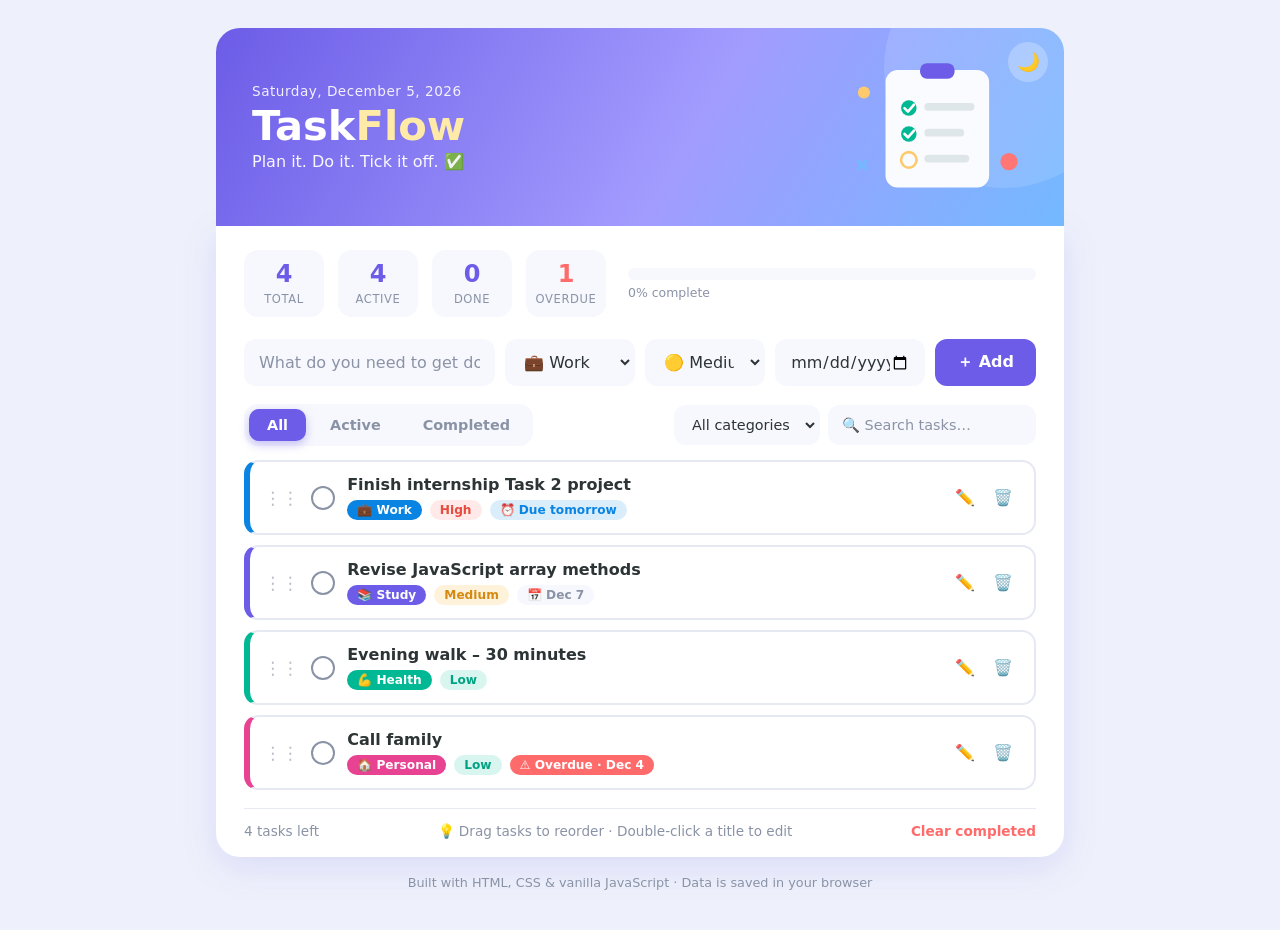
<file: Datheon_Full_Stack_Web_Development_Internship/Task2_Task_Manager_Tracker/index.html>
<!DOCTYPE html>
<html lang="en">
<head>
  <meta charset="UTF-8" />
  <meta name="viewport" content="width=device-width, initial-scale=1.0" />
  <title>TaskFlow – Task Manager & Productivity Tracker</title>
  <link rel="stylesheet" href="style.css" />
</head>
<body>
  <div class="app">

    <!-- ===== Header / banner ===== -->
    <header class="banner">
      <div class="banner-text">
        <p class="eyebrow" id="todayLabel"></p>
        <h1>Task<span>Flow</span></h1>
        <p class="tagline">Plan it. Do it. Tick it off. ✅</p>
      </div>

      <!-- little illustration drawn with inline SVG (no image files needed) -->
      <svg class="banner-art" viewBox="0 0 220 160" aria-hidden="true">
        <rect x="55" y="14" width="120" height="136" rx="14" fill="#fff" opacity=".95"/>
        <rect x="95" y="6" width="40" height="18" rx="8" fill="#6c5ce7"/>
        <circle cx="82" cy="58" r="9" fill="#00b894"/>
        <path d="M77 58l4 4 7-8" stroke="#fff" stroke-width="3" fill="none" stroke-linecap="round" stroke-linejoin="round"/>
        <rect x="100" y="52" width="58" height="9" rx="4.5" fill="#dfe6e9"/>
        <circle cx="82" cy="88" r="9" fill="#00b894"/>
        <path d="M77 88l4 4 7-8" stroke="#fff" stroke-width="3" fill="none" stroke-linecap="round" stroke-linejoin="round"/>
        <rect x="100" y="82" width="46" height="9" rx="4.5" fill="#dfe6e9"/>
        <circle cx="82" cy="118" r="9" fill="none" stroke="#fdcb6e" stroke-width="3"/>
        <rect x="100" y="112" width="52" height="9" rx="4.5" fill="#dfe6e9"/>
        <circle cx="30" cy="40" r="7" fill="#fdcb6e"/>
        <circle cx="198" cy="120" r="10" fill="#ff7675"/>
        <path d="M24 120l8 8m0-8l-8 8" stroke="#74b9ff" stroke-width="4" stroke-linecap="round"/>
      </svg>

      <button class="theme-btn" id="themeBtn" title="Toggle dark mode" aria-label="Toggle dark mode">🌙</button>
    </header>

    <main class="card">

      <!-- ===== Progress / stats ===== -->
      <section class="stats">
        <div class="stat"><strong id="statTotal">0</strong><span>Total</span></div>
        <div class="stat"><strong id="statActive">0</strong><span>Active</span></div>
        <div class="stat"><strong id="statDone">0</strong><span>Done</span></div>
        <div class="stat"><strong id="statOverdue" class="danger">0</strong><span>Overdue</span></div>
        <div class="progress-wrap">
          <div class="progress"><div class="progress-bar" id="progressBar"></div></div>
          <small id="progressText">0% complete</small>
        </div>
      </section>

      <!-- ===== Add task form ===== -->
      <form id="taskForm" class="task-form" autocomplete="off">
        <input type="text" id="taskInput" placeholder="What do you need to get done?" maxlength="120" required />

        <select id="categorySelect" title="Category">
          <option value="Work">💼 Work</option>
          <option value="Personal">🏠 Personal</option>
          <option value="Study">📚 Study</option>
          <option value="Health">💪 Health</option>
          <option value="Other">✨ Other</option>
        </select>

        <select id="prioritySelect" title="Priority">
          <option value="low">🟢 Low</option>
          <option value="medium" selected>🟡 Medium</option>
          <option value="high">🔴 High</option>
        </select>

        <input type="date" id="dueInput" title="Due date" />
        <button type="submit" class="btn-add">＋ Add</button>
      </form>

      <!-- ===== Filters + search ===== -->
      <section class="toolbar">
        <div class="tabs" id="statusTabs">
          <button class="tab active" data-filter="all">All</button>
          <button class="tab" data-filter="active">Active</button>
          <button class="tab" data-filter="completed">Completed</button>
        </div>

        <div class="toolbar-right">
          <select id="categoryFilter" title="Filter by category">
            <option value="all">All categories</option>
            <option value="Work">💼 Work</option>
            <option value="Personal">🏠 Personal</option>
            <option value="Study">📚 Study</option>
            <option value="Health">💪 Health</option>
            <option value="Other">✨ Other</option>
          </select>
          <input type="search" id="searchInput" placeholder="🔍 Search tasks…" />
        </div>
      </section>

      <!-- ===== Task list ===== -->
      <ul id="taskList" class="task-list"></ul>

      <!-- Empty state (shown when there is nothing to display) -->
      <div id="emptyState" class="empty hidden">
        <svg viewBox="0 0 160 130" width="150" aria-hidden="true">
          <ellipse cx="80" cy="118" rx="52" ry="8" fill="currentColor" opacity=".08"/>
          <rect x="38" y="18" width="84" height="94" rx="12" fill="#a29bfe" opacity=".25"/>
          <rect x="44" y="12" width="84" height="94" rx="12" fill="#fff" stroke="#a29bfe" stroke-width="3"/>
          <rect x="72" y="6" width="28" height="14" rx="6" fill="#6c5ce7"/>
          <path d="M62 52l8 8 16-18" stroke="#00b894" stroke-width="5" fill="none" stroke-linecap="round" stroke-linejoin="round"/>
          <rect x="62" y="74" width="50" height="7" rx="3.5" fill="#dfe6e9"/>
          <rect x="62" y="88" width="34" height="7" rx="3.5" fill="#dfe6e9"/>
          <circle cx="132" cy="30" r="6" fill="#fdcb6e"/>
          <circle cx="22" cy="70" r="5" fill="#ff7675"/>
        </svg>
        <h3 id="emptyTitle">No tasks here yet</h3>
        <p id="emptyText">Add your first task above and get moving!</p>
      </div>

      <!-- ===== Footer ===== -->
      <footer class="list-footer">
        <span id="leftCount">0 tasks left</span>
        <span class="hint">💡 Drag tasks to reorder · Double-click a title to edit</span>
        <button id="clearCompleted" class="btn-link">Clear completed</button>
      </footer>
    </main>

    <p class="credit">Built with HTML, CSS & vanilla JavaScript · Data is saved in your browser</p>
  </div>

  <!-- Toast message -->
  <div id="toast" class="toast"></div>

  <script src="script.js"></script>
</body>
</html>
</file>
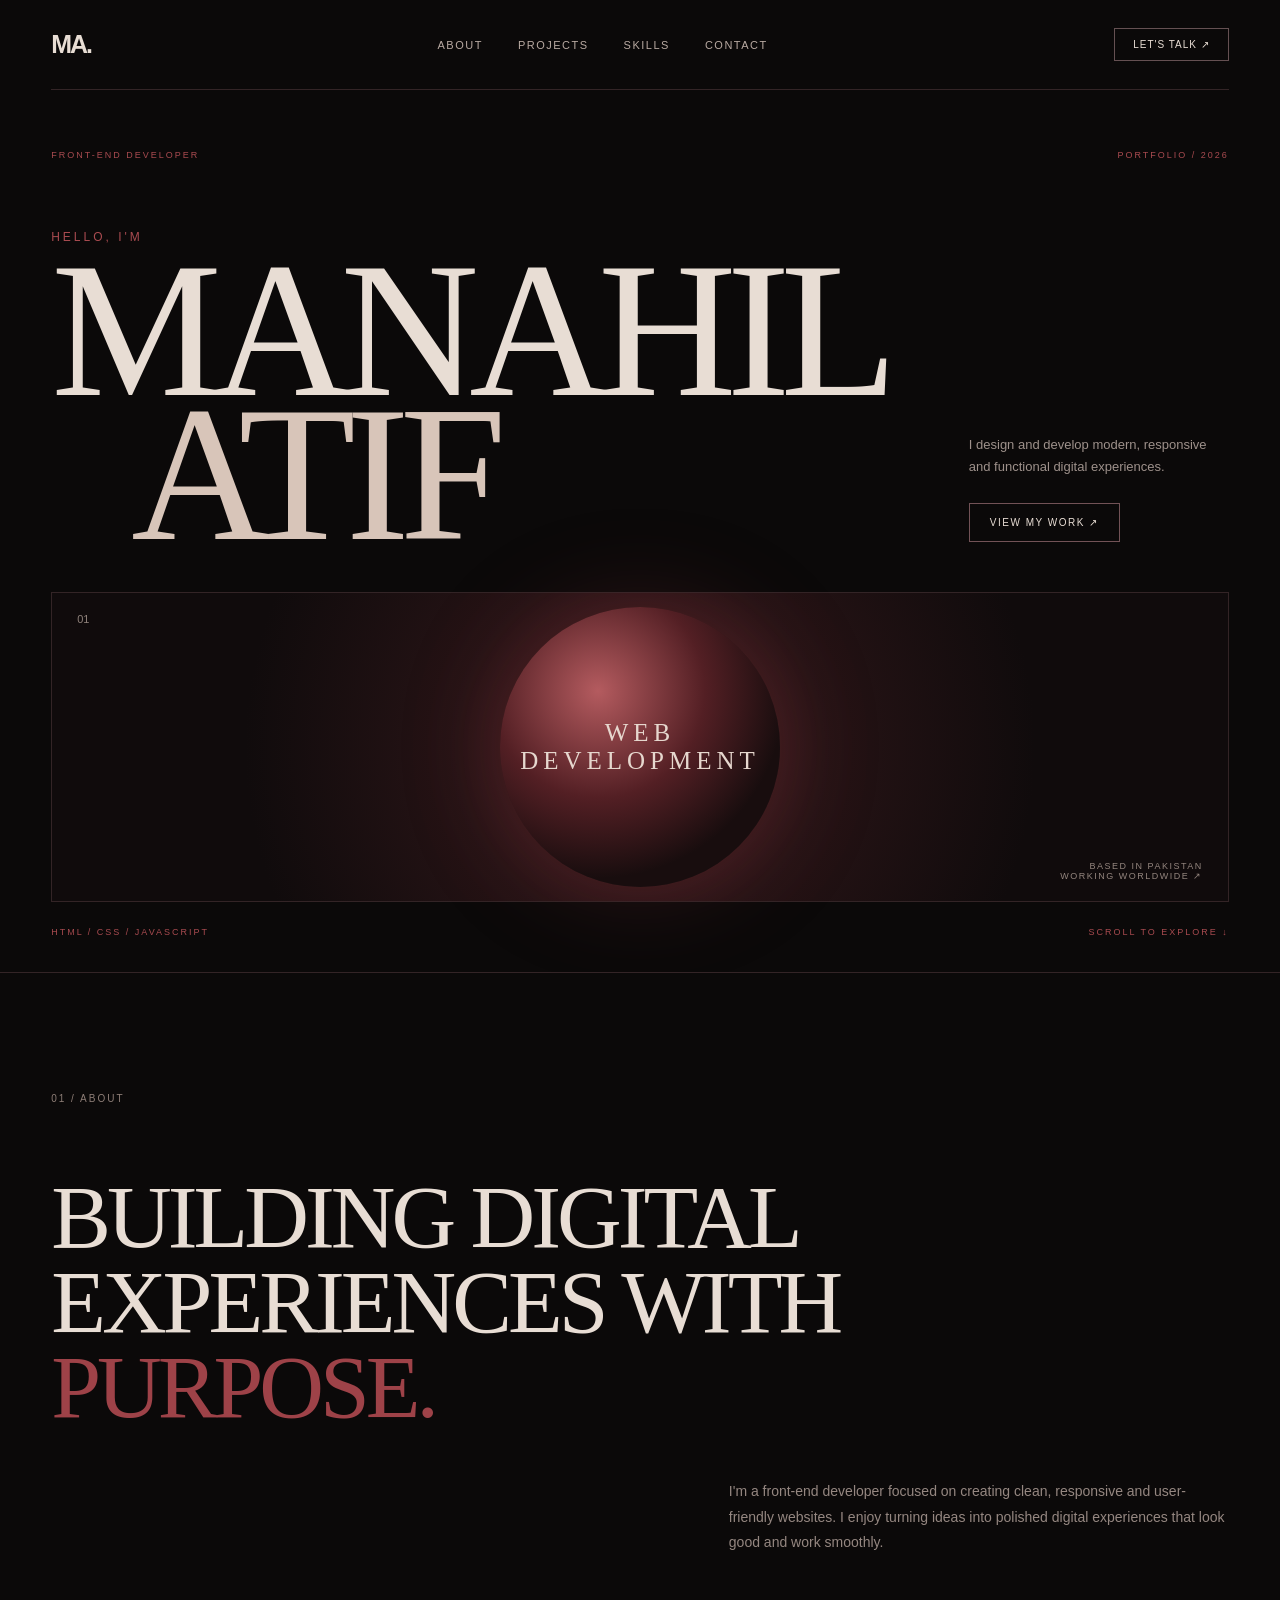
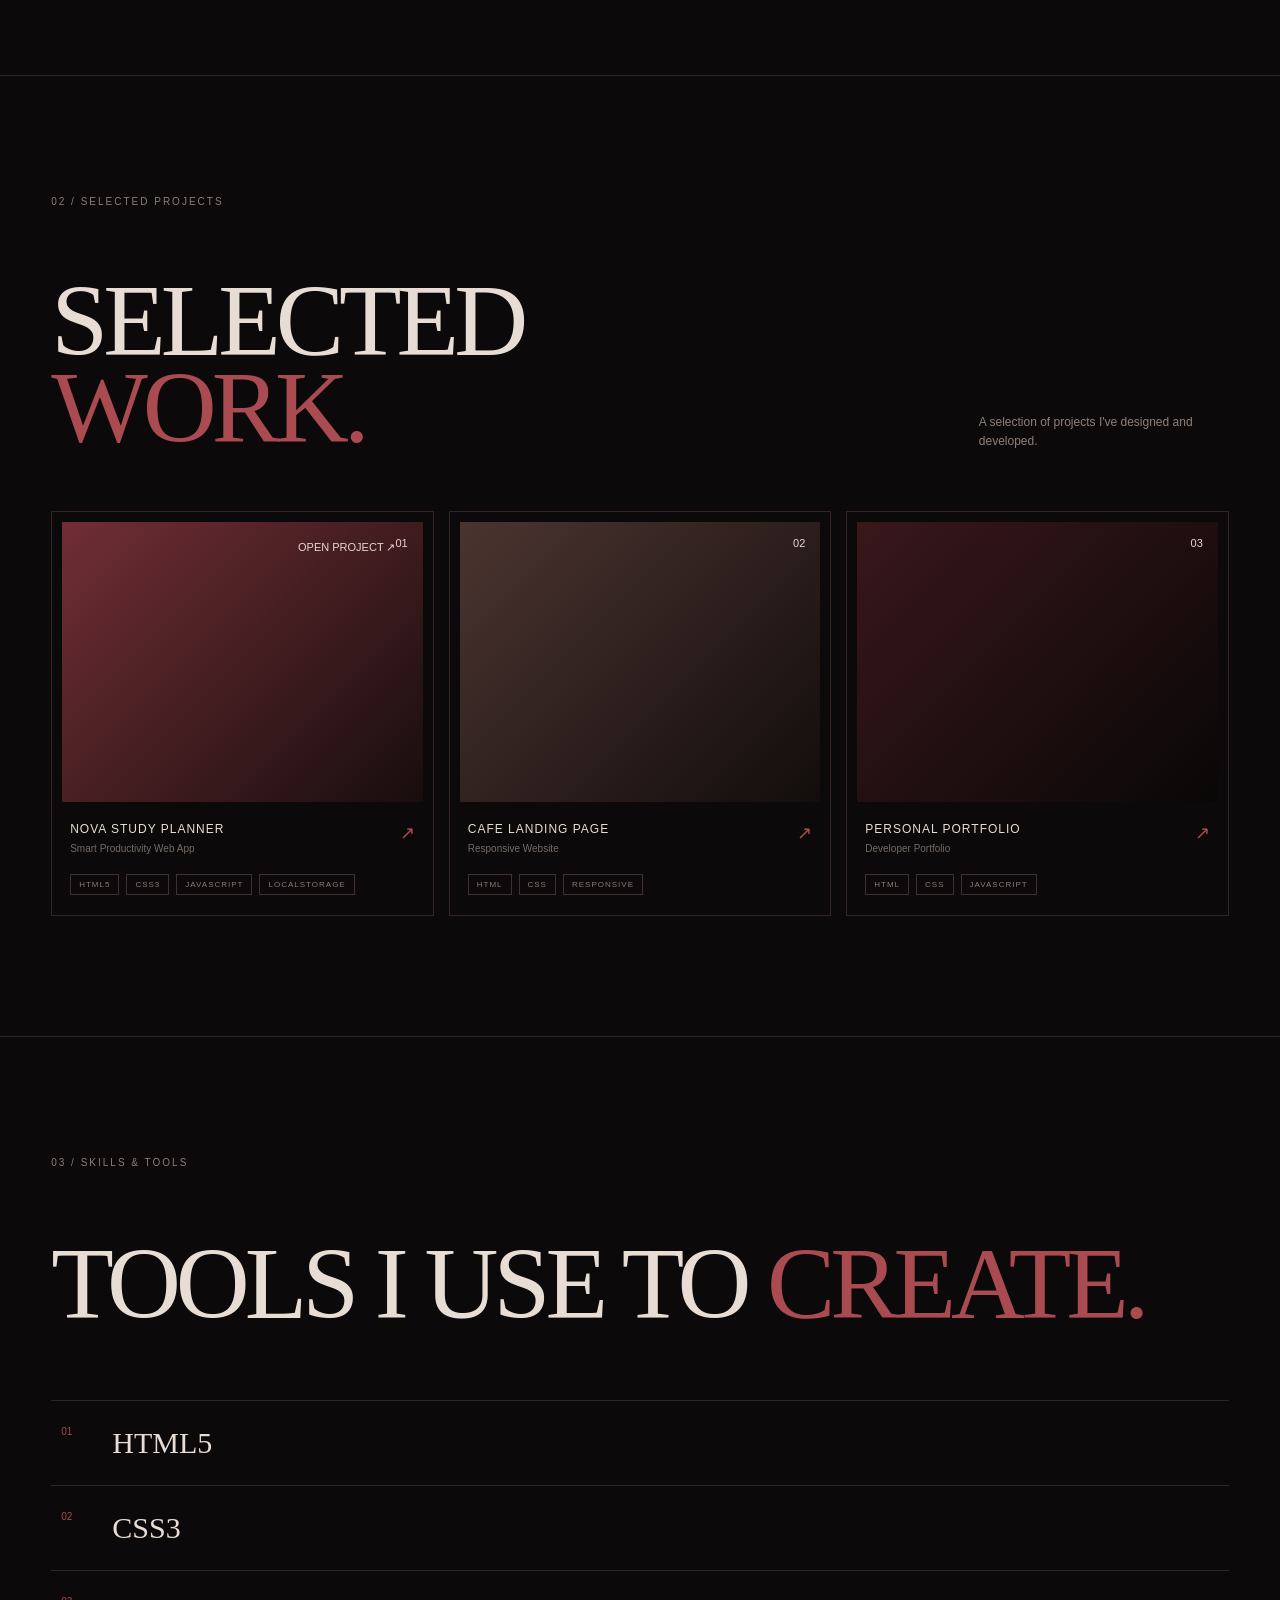
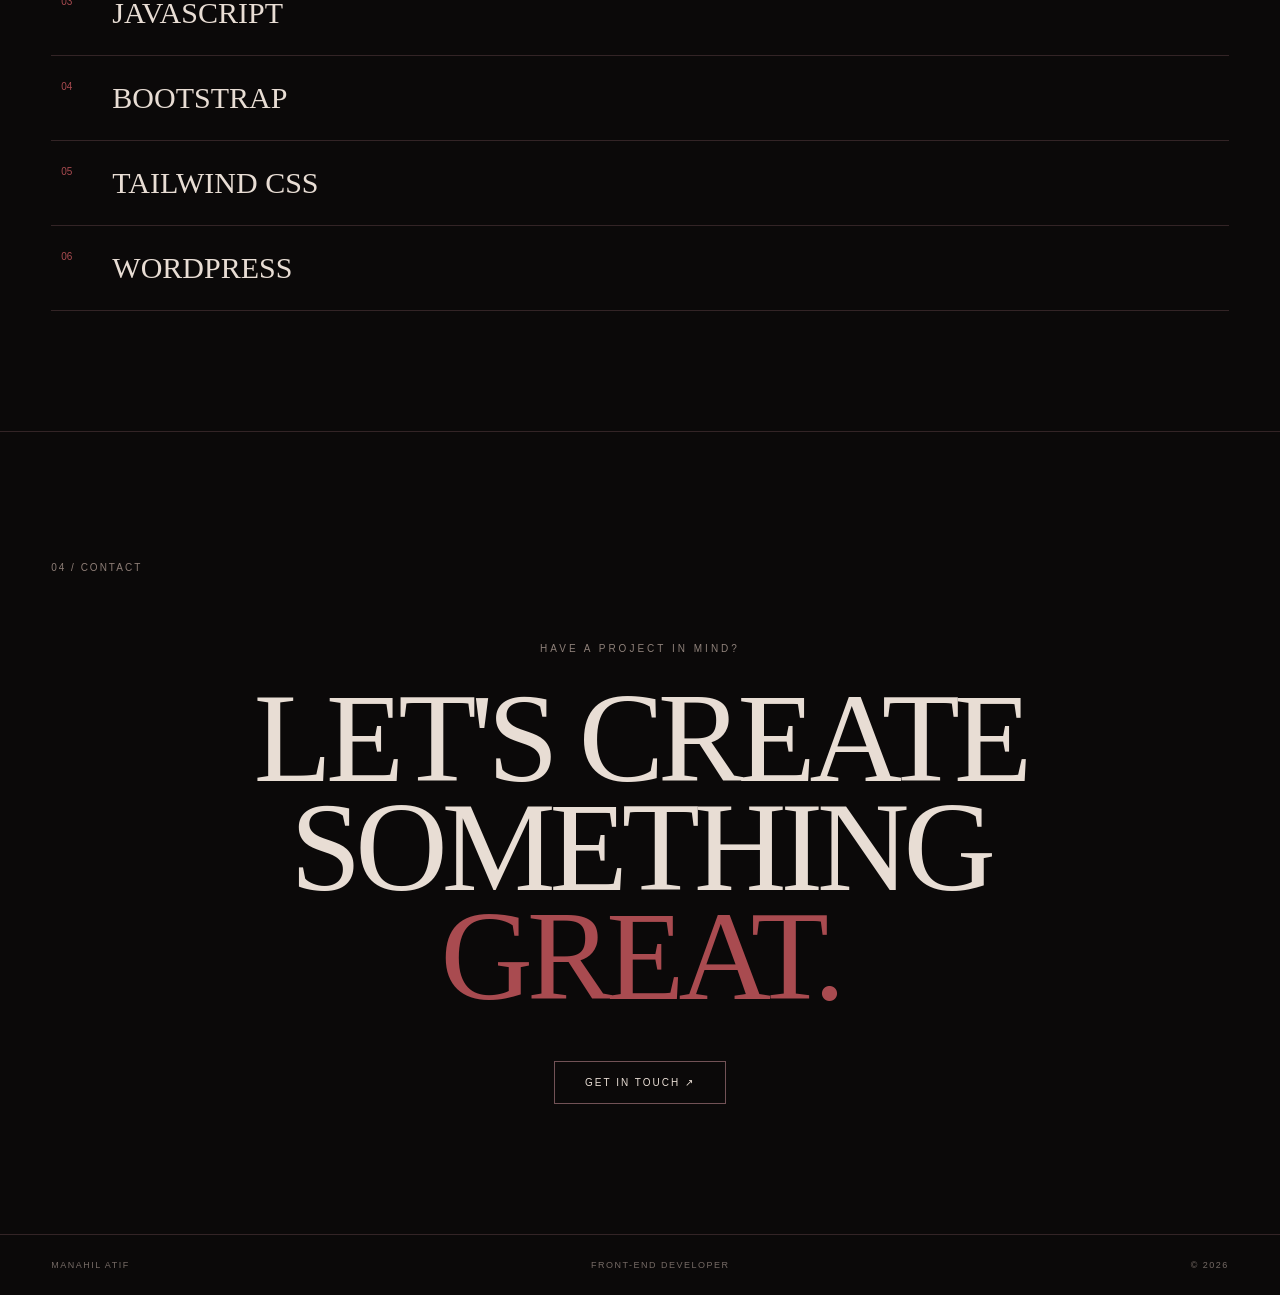
<file: Datheon_Full_Stack_Web_Development_Internship/Task1_Portfolio/Portfolio-main/index.html>
<!DOCTYPE html>
<html lang="en">

<head>
    <meta charset="UTF-8">
    <meta name="viewport" content="width=device-width, initial-scale=1.0">

    <title>Manahil Atif | Front-End Developer</title>

    <link rel="stylesheet" href="style.css">
</head>

<body>

    <!-- NAVBAR -->
    <header>
        <nav class="navbar">

            <a href="#" class="logo">MA.</a>

            <div class="nav-links">
                <a href="#about">About</a>
                <a href="#projects">Projects</a>
                <a href="#skills">Skills</a>
                <a href="#contact">Contact</a>
            </div>

            <a href="#contact" class="nav-button">
                Let's Talk ↗
            </a>

        </nav>
    </header>


    <!-- HERO -->
    <main>

        <section class="hero">

            <div class="hero-top">
                <span>FRONT-END DEVELOPER</span>
                <span>PORTFOLIO / 2026</span>
            </div>

            <div class="hero-content">

                <div class="hero-title">
                    <p class="small-text">HELLO, I'M</p>

                    <h1>
                        MANAHIL
                        <span>ATIF</span>
                    </h1>
                </div>

                <div class="hero-description">

                    <p>
                        I design and develop modern,
                        responsive and functional
                        digital experiences.
                    </p>

                    <a href="#projects" class="main-button">
                        VIEW MY WORK ↗
                    </a>

                </div>

            </div>


            <!-- VISUAL AREA -->
            <div class="hero-visual">

                <div class="visual-number">
                    01
                </div>

                <div class="visual-shape">
                    <span>WEB</span>
                    <span>DEVELOPMENT</span>
                </div>

                <div class="visual-info">
                    <p>BASED IN PAKISTAN</p>
                    <p>WORKING WORLDWIDE ↗</p>
                </div>

            </div>


            <div class="hero-bottom">

                <span>HTML / CSS / JAVASCRIPT</span>

                <span>SCROLL TO EXPLORE ↓</span>

            </div>

        </section>


        <!-- ABOUT -->
        <section id="about" class="about">

            <div class="section-label">
                01 / ABOUT
            </div>

            <div class="about-content">

                <h2>
                    BUILDING DIGITAL
                    EXPERIENCES WITH
                    <span>PURPOSE.</span>
                </h2>

                <p>
                    I'm a front-end developer focused on creating
                    clean, responsive and user-friendly websites.
                    I enjoy turning ideas into polished digital
                    experiences that look good and work smoothly.
                </p>

            </div>

        </section>


        <!-- PROJECTS -->
        <section id="projects" class="projects">

            <div class="section-label">
                02 / SELECTED PROJECTS
            </div>

            <div class="section-heading">
                <h2>SELECTED<br><span>WORK.</span></h2>
                <p>A selection of projects I've designed and developed.</p>
            </div>


            <div class="project-grid">

                <article class="project-card">

                    <a href="nova-study-planner/index.html" class="project-link">

                        <div class="project-image project-one">
                            <div class="project-overlay">
                                <span>OPEN PROJECT ↗</span>
                            </div>

                            <span>01</span>
                        </div>

                        <div class="project-info">
                            <div>
                                <h3>NOVA STUDY PLANNER</h3>
                                <p>Smart Productivity Web App</p>
                            </div>

                            <span>↗</span>
                        </div>

                        <div class="project-tags">
                            <span>HTML5</span>
                            <span>CSS3</span>
                            <span>JAVASCRIPT</span>
                            <span>LOCALSTORAGE</span>
                        </div>

                    </a>

                </article>

                <article class="project-card">

                    <div class="project-image project-two">
                        <span>02</span>
                    </div>

                    <div class="project-info">
                        <div>
                            <h3>CAFE LANDING PAGE</h3>
                            <p>Responsive Website</p>
                        </div>

                        <span>↗</span>
                    </div>

                    <div class="project-tags">
                        <span>HTML</span>
                        <span>CSS</span>
                        <span>RESPONSIVE</span>
                    </div>

                </article>


                <article class="project-card">

                    <div class="project-image project-three">
                        <span>03</span>
                    </div>

                    <div class="project-info">
                        <div>
                            <h3>PERSONAL PORTFOLIO</h3>
                            <p>Developer Portfolio</p>
                        </div>

                        <span>↗</span>
                    </div>

                    <div class="project-tags">
                        <span>HTML</span>
                        <span>CSS</span>
                        <span>JAVASCRIPT</span>
                    </div>

                </article>

            </div>

        </section>


        <!-- SKILLS -->
        <section id="skills" class="skills">

            <div class="section-label">
                03 / SKILLS & TOOLS
            </div>

            <div class="skills-content">

                <h2>
                    TOOLS I USE TO
                    <span>CREATE.</span>
                </h2>

                <div class="skills-list">

                    <div>
                        <span>01</span>
                        HTML5
                    </div>

                    <div>
                        <span>02</span>
                        CSS3
                    </div>

                    <div>
                        <span>03</span>
                        JAVASCRIPT
                    </div>

                    <div>
                        <span>04</span>
                        BOOTSTRAP
                    </div>

                    <div>
                        <span>05</span>
                        TAILWIND CSS
                    </div>

                    <div>
                        <span>06</span>
                        WORDPRESS
                    </div>

                </div>

            </div>

        </section>


        <!-- CONTACT -->
        <section id="contact" class="contact">

            <div class="section-label">
                04 / CONTACT
            </div>

            <div class="contact-content">

                <p>HAVE A PROJECT IN MIND?</p>

                <h2>
                    LET'S CREATE
                    SOMETHING
                    <span>GREAT.</span>
                </h2>

                <a href="mailto:your@email.com" class="contact-button">
                    GET IN TOUCH ↗
                </a>

            </div>

        </section>

    </main>


    <!-- FOOTER -->
    <footer>

        <div>
            MANAHIL ATIF
        </div>

        <div>
            FRONT-END DEVELOPER
        </div>

        <div>
            © 2026
        </div>

    </footer>


    <script src="script.js"></script>

</body>

</html>
</file>
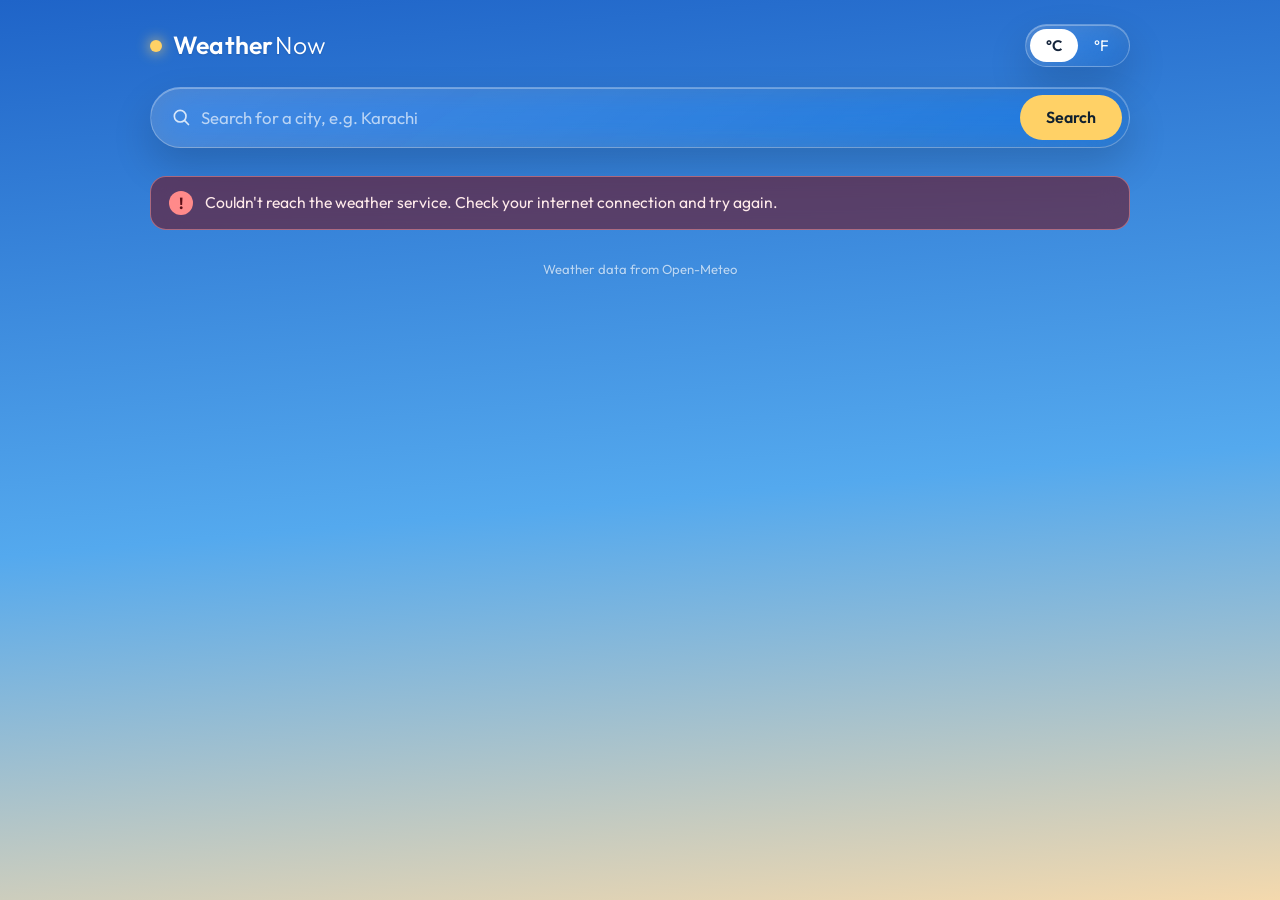
<file: Datheon_Full_Stack_Web_Development_Internship/Task3_Weather_Forecast/WeatherNow/index.html>
<!DOCTYPE html>
<html lang="en">
<head>
  <meta charset="UTF-8">
  <meta name="viewport" content="width=device-width, initial-scale=1">
  <title>WeatherNow</title>

  <link rel="preconnect" href="https://fonts.googleapis.com">
  <link rel="preconnect" href="https://fonts.gstatic.com" crossorigin>
  <link href="https://fonts.googleapis.com/css2?family=Outfit:wght@200;300;400;500;600&display=swap" rel="stylesheet">
  <link rel="stylesheet" href="style.css">
</head>
<body data-sky="clear-day">

  <!-- animated sky (clouds, rain, stars...) gets built in here by script.js -->
  <div id="scene" class="scene" aria-hidden="true"></div>

  <div class="page">

    <header class="topbar">
      <h1 class="logo"><span class="logo-dot"></span>Weather<span class="light">Now</span></h1>

      <div class="unit-toggle glass" role="group" aria-label="Temperature unit">
        <button type="button" data-unit="c" class="active">°C</button>
        <button type="button" data-unit="f">°F</button>
      </div>
    </header>

    <form id="searchForm" class="search glass" autocomplete="off">
      <svg class="search-icon" viewBox="0 0 24 24" fill="none" stroke="currentColor" stroke-width="2" stroke-linecap="round" aria-hidden="true">
        <circle cx="11" cy="11" r="7"/><path d="M21 21l-4.3-4.3"/>
      </svg>
      <input id="cityInput" type="text" placeholder="Search for a city, e.g. Karachi" aria-label="City name">
      <button id="searchBtn" type="submit">Search</button>
    </form>

    <div id="recent" class="recent"></div>

    <p id="errorBox" class="error" role="alert" hidden></p>

    <div id="loader" class="loader glass" hidden>
      <div class="spinner"></div>
      <span>Getting the latest weather...</span>
    </div>

    <main id="weather" class="weather" hidden>

      <section class="hero glass">
        <p class="eyebrow" id="localTime"></p>
        <h2 class="place"><span id="cityName"></span> <small id="regionName"></small></h2>

        <div class="temp-row">
          <span id="temp" class="temp"></span>
          <div id="mainIcon" class="main-icon"></div>
        </div>

        <p id="condition" class="condition"></p>
        <p id="summary" class="summary"></p>

        <div class="today-range">
          <div class="range-end"><small>Low</small><strong id="lowToday"></strong></div>
          <div class="range-track"><span id="rangeDot" class="range-dot"></span></div>
          <div class="range-end right"><small>High</small><strong id="highToday"></strong></div>
        </div>
      </section>

      <section class="stats">

        <article class="tile glass">
          <div class="tile-head">
            <svg viewBox="0 0 24 24" fill="none" stroke="currentColor" stroke-width="1.8" stroke-linecap="round" stroke-linejoin="round"><path d="M14 14.76V3.5a2.5 2.5 0 0 0-5 0v11.26a4.5 4.5 0 1 0 5 0z"/></svg>
            <span class="stat-label">Feels like</span>
          </div>
          <span class="stat-value" id="feels"></span>
          <span class="tile-note" id="feelsNote"></span>
        </article>

        <article class="tile glass">
          <div class="tile-head">
            <svg viewBox="0 0 24 24" fill="none" stroke="currentColor" stroke-width="1.8" stroke-linecap="round" stroke-linejoin="round"><path d="M12 2.69l5.66 5.66a8 8 0 1 1-11.31 0z"/></svg>
            <span class="stat-label">Humidity</span>
          </div>
          <span class="stat-value" id="humidity"></span>
          <div class="meter"><span id="humidityBar" class="meter-fill"></span></div>
          <span class="tile-note" id="humidityNote"></span>
        </article>

        <article class="tile glass">
          <div class="tile-head">
            <svg viewBox="0 0 24 24" fill="none" stroke="currentColor" stroke-width="1.8" stroke-linecap="round" stroke-linejoin="round"><path d="M9.59 4.59A2 2 0 1 1 11 8H2m10.59 11.41A2 2 0 1 0 14 16H2m15.73-8.27A2.5 2.5 0 1 1 19.5 12H2"/></svg>
            <span class="stat-label">Wind</span>
          </div>
          <span class="stat-value" id="wind"></span>
          <div class="wind-row" id="windRow">
            <div class="compass">
              <span class="compass-n">N</span>
              <svg id="compassArrow" class="compass-arrow" viewBox="0 0 24 24" aria-hidden="true"><path d="M12 3 L17 19 L12 15.5 L7 19 Z" fill="currentColor"/></svg>
            </div>
            <span class="tile-note" id="windDir"></span>
          </div>
        </article>

        <article class="tile glass">
          <div class="tile-head">
            <svg viewBox="0 0 24 24" fill="none" stroke="currentColor" stroke-width="1.8" stroke-linecap="round" stroke-linejoin="round"><path d="M4 17a8 8 0 1 1 16 0"/><path d="M12 17l4-5"/></svg>
            <span class="stat-label">Pressure</span>
          </div>
          <span class="stat-value" id="pressure"></span>
          <div class="meter"><span id="pressureDot" class="meter-dot"></span></div>
          <span class="tile-note" id="pressureNote"></span>
        </article>

      </section>

      <section class="forecast">
        <div class="forecast-head">
          <h3>5-day forecast</h3>
          <span>Daily high and low</span>
        </div>
        <div id="forecastList" class="forecast-list"></div>
      </section>

    </main>

    <footer class="footer">
      <span id="sourceNote"></span>
    </footer>

  </div>

  <script src="config.js"></script>
  <script src="script.js"></script>
</body>
</html>
</file>
<file: Datheon_Full_Stack_Web_Development_Internship/Task2_Task_Manager_Tracker/style.css>
/* =========================================================
   TaskFlow – styles
   Colours are CSS variables so dark mode is just a swap.
   ========================================================= */

:root {
  --bg: #eef1fb;
  --card: #ffffff;
  --text: #2d3436;
  --muted: #8a93a6;
  --border: #e6e9f2;
  --primary: #6c5ce7;
  --primary-dark: #5846d6;
  --success: #00b894;
  --danger: #ff6b6b;
  --warning: #fdcb6e;
  --input-bg: #f7f8fd;
  --shadow: 0 10px 35px rgba(108, 92, 231, 0.15);

  /* category colours */
  --work: #0984e3;
  --personal: #e84393;
  --study: #6c5ce7;
  --health: #00b894;
  --other: #e17055;
}

body.dark {
  --bg: #14152a;
  --card: #1e2038;
  --text: #ecf0ff;
  --muted: #9aa3c4;
  --border: #2d3052;
  --input-bg: #272a4a;
  --shadow: 0 10px 35px rgba(0, 0, 0, 0.45);
}

* { box-sizing: border-box; margin: 0; padding: 0; }

body {
  font-family: "Segoe UI", system-ui, -apple-system, Roboto, sans-serif;
  background: var(--bg);
  color: var(--text);
  min-height: 100vh;
  transition: background 0.3s, color 0.3s;
}

.app {
  max-width: 880px;
  margin: 0 auto;
  padding: 28px 16px 40px;
}

/* ---------- Banner ---------- */
.banner {
  position: relative;
  display: flex;
  align-items: center;
  justify-content: space-between;
  gap: 20px;
  padding: 30px 36px;
  border-radius: 24px 24px 0 0;
  color: #fff;
  background: linear-gradient(120deg, #6c5ce7 0%, #a29bfe 55%, #74b9ff 100%);
  overflow: hidden;
}

.banner::after {            /* soft decorative circles */
  content: "";
  position: absolute;
  right: -60px; top: -80px;
  width: 240px; height: 240px;
  border-radius: 50%;
  background: rgba(255, 255, 255, 0.12);
}

.eyebrow { font-size: 0.85rem; opacity: 0.9; letter-spacing: 0.5px; }
.banner h1 { font-size: 2.6rem; font-weight: 800; line-height: 1.1; margin: 4px 0; }
.banner h1 span { color: #ffeaa7; }
.tagline { opacity: 0.95; }

.banner-art { width: 190px; flex-shrink: 0; z-index: 1; animation: float 4s ease-in-out infinite; }

@keyframes float {
  0%, 100% { transform: translateY(0); }
  50% { transform: translateY(-8px); }
}

.theme-btn {
  position: absolute;
  top: 14px; right: 16px;
  z-index: 2;
  width: 40px; height: 40px;
  border: none;
  border-radius: 50%;
  background: rgba(255, 255, 255, 0.25);
  font-size: 1.15rem;
  cursor: pointer;
  transition: transform 0.25s, background 0.2s;
}
.theme-btn:hover { background: rgba(255, 255, 255, 0.4); transform: rotate(20deg) scale(1.08); }

/* ---------- Main card ---------- */
.card {
  background: var(--card);
  border-radius: 0 0 24px 24px;
  box-shadow: var(--shadow);
  padding: 24px 28px 18px;
  transition: background 0.3s;
}

/* ---------- Stats ---------- */
.stats {
  display: grid;
  grid-template-columns: repeat(4, 80px) 1fr;
  gap: 14px;
  align-items: center;
  margin-bottom: 22px;
}
.stat {
  background: var(--input-bg);
  border-radius: 14px;
  padding: 10px 6px;
  text-align: center;
}
.stat strong { display: block; font-size: 1.5rem; color: var(--primary); }
.stat strong.danger { color: var(--danger); }
.stat span { font-size: 0.72rem; color: var(--muted); text-transform: uppercase; letter-spacing: 0.6px; }

.progress-wrap { padding-left: 8px; }
.progress { height: 12px; background: var(--input-bg); border-radius: 20px; overflow: hidden; }
.progress-bar {
  height: 100%; width: 0%;
  background: linear-gradient(90deg, var(--success), #55efc4);
  border-radius: 20px;
  transition: width 0.5s ease;
}
.progress-wrap small { display: block; margin-top: 5px; color: var(--muted); font-size: 0.78rem; }

/* ---------- Form ---------- */
.task-form {
  display: grid;
  grid-template-columns: 1fr 130px 120px 150px auto;
  gap: 10px;
  margin-bottom: 18px;
}

input, select {
  font: inherit;
  color: var(--text);
  background: var(--input-bg);
  border: 2px solid transparent;
  border-radius: 12px;
  padding: 11px 13px;
  outline: none;
  transition: border-color 0.2s, background 0.3s;
}
input:focus, select:focus { border-color: var(--primary); }
input::placeholder { color: var(--muted); }

.btn-add {
  font: inherit;
  font-weight: 700;
  color: #fff;
  background: var(--primary);
  border: none;
  border-radius: 12px;
  padding: 0 22px;
  cursor: pointer;
  transition: background 0.2s, transform 0.1s;
}
.btn-add:hover { background: var(--primary-dark); }
.btn-add:active { transform: scale(0.95); }

/* ---------- Toolbar ---------- */
.toolbar {
  display: flex;
  justify-content: space-between;
  align-items: center;
  flex-wrap: wrap;
  gap: 12px;
  margin-bottom: 14px;
}
.tabs { display: flex; gap: 6px; background: var(--input-bg); padding: 5px; border-radius: 14px; }
.tab {
  font: inherit;
  font-size: 0.9rem;
  font-weight: 600;
  color: var(--muted);
  background: transparent;
  border: none;
  padding: 8px 18px;
  border-radius: 10px;
  cursor: pointer;
  transition: all 0.2s;
}
.tab:hover { color: var(--primary); }
.tab.active { background: var(--primary); color: #fff; box-shadow: 0 4px 10px rgba(108, 92, 231, 0.35); }

.toolbar-right { display: flex; gap: 8px; }
.toolbar-right select, .toolbar-right input { padding: 9px 12px; font-size: 0.9rem; }

/* ---------- Task list ---------- */
.task-list { list-style: none; display: flex; flex-direction: column; gap: 10px; min-height: 20px; }

.task {
  display: flex;
  align-items: center;
  gap: 12px;
  padding: 13px 14px;
  background: var(--card);
  border: 2px solid var(--border);
  border-left: 6px solid var(--cat-color, var(--primary));
  border-radius: 14px;
  cursor: grab;
  transition: transform 0.2s, box-shadow 0.2s, opacity 0.3s, border-color 0.2s;
  animation: slideIn 0.35s ease;
}
.task:hover { box-shadow: 0 6px 18px rgba(0, 0, 0, 0.08); transform: translateY(-2px); }

.task[data-cat="Work"]     { --cat-color: var(--work); }
.task[data-cat="Personal"] { --cat-color: var(--personal); }
.task[data-cat="Study"]    { --cat-color: var(--study); }
.task[data-cat="Health"]   { --cat-color: var(--health); }
.task[data-cat="Other"]    { --cat-color: var(--other); }

.task.dragging  { opacity: 0.4; transform: scale(0.98); }
.task.drag-over { border-color: var(--primary); border-style: dashed; }
.task.removing  { animation: slideOut 0.28s ease forwards; }
.task.just-done { animation: pulse 0.5s ease; }

@keyframes slideIn  { from { opacity: 0; transform: translateY(-12px); } to { opacity: 1; transform: none; } }
@keyframes slideOut { to { opacity: 0; transform: translateX(60px) scale(0.9); } }
@keyframes pulse {
  0%   { transform: scale(1); background: var(--card); }
  40%  { transform: scale(1.03); background: rgba(0, 184, 148, 0.18); }
  100% { transform: scale(1); }
}

.drag-handle { color: var(--muted); font-size: 1.1rem; user-select: none; opacity: 0.6; }

/* custom checkbox */
.check {
  appearance: none;
  -webkit-appearance: none;
  width: 24px; height: 24px;
  flex-shrink: 0;
  border: 2.5px solid var(--muted);
  border-radius: 50%;
  padding: 0;
  cursor: pointer;
  position: relative;
  background: transparent;
  transition: all 0.25s;
}
.check:hover { border-color: var(--success); }
.check:checked { background: var(--success); border-color: var(--success); }
.check:checked::after {
  content: "";
  position: absolute;
  left: 6px; top: 2px;
  width: 6px; height: 11px;
  border: solid #fff;
  border-width: 0 3px 3px 0;
  transform: rotate(45deg);
}

.task-body { flex: 1; min-width: 0; }
.task-title {
  font-weight: 600;
  word-break: break-word;
  position: relative;
  transition: color 0.3s;
}
.task.completed .task-title { color: var(--muted); text-decoration: line-through; }

.edit-input { width: 100%; padding: 7px 10px; border-color: var(--primary); }

.meta { display: flex; flex-wrap: wrap; gap: 8px; margin-top: 6px; font-size: 0.76rem; }
.badge {
  padding: 3px 10px;
  border-radius: 20px;
  font-weight: 600;
  color: #fff;
  background: var(--cat-color);
}
.pill { padding: 3px 10px; border-radius: 20px; background: var(--input-bg); color: var(--muted); font-weight: 600; }
.pill.high   { background: rgba(255, 107, 107, 0.15); color: #e74c3c; }
.pill.medium { background: rgba(253, 203, 110, 0.25); color: #d68910; }
.pill.low    { background: rgba(0, 184, 148, 0.15); color: #00a383; }
.pill.overdue { background: var(--danger); color: #fff; }
.pill.soon    { background: rgba(9, 132, 227, 0.15); color: var(--work); }

.actions { display: flex; gap: 4px; }
.icon-btn {
  width: 34px; height: 34px;
  border: none;
  border-radius: 10px;
  background: transparent;
  font-size: 1rem;
  cursor: pointer;
  transition: background 0.2s, transform 0.15s;
}
.icon-btn:hover { background: var(--input-bg); transform: scale(1.12); }
.icon-btn.del:hover { background: rgba(255, 107, 107, 0.18); }

/* ---------- Empty state ---------- */
.empty { text-align: center; padding: 28px 10px 18px; color: var(--muted); }
.empty h3 { color: var(--text); margin-top: 8px; }
.empty p { font-size: 0.92rem; margin-top: 4px; }
.hidden { display: none; }

/* ---------- Footer ---------- */
.list-footer {
  display: flex;
  justify-content: space-between;
  align-items: center;
  flex-wrap: wrap;
  gap: 8px;
  margin-top: 18px;
  padding-top: 14px;
  border-top: 1px solid var(--border);
  font-size: 0.85rem;
  color: var(--muted);
}
.btn-link {
  font: inherit;
  font-size: 0.85rem;
  font-weight: 600;
  color: var(--danger);
  background: none;
  border: none;
  cursor: pointer;
}
.btn-link:hover { text-decoration: underline; }

.credit { text-align: center; margin-top: 18px; font-size: 0.8rem; color: var(--muted); }

/* ---------- Toast ---------- */
.toast {
  position: fixed;
  bottom: 24px; left: 50%;
  transform: translate(-50%, 90px);
  background: #2d3436;
  color: #fff;
  padding: 12px 22px;
  border-radius: 30px;
  font-size: 0.9rem;
  box-shadow: 0 8px 25px rgba(0, 0, 0, 0.3);
  opacity: 0;
  transition: all 0.35s ease;
  pointer-events: none;
}
.toast.show { transform: translate(-50%, 0); opacity: 1; }

/* ---------- Responsive ---------- */
@media (max-width: 760px) {
  .task-form { grid-template-columns: 1fr 1fr; }
  .task-form #taskInput { grid-column: 1 / -1; }
  .btn-add { grid-column: 1 / -1; padding: 12px; }
  .stats { grid-template-columns: repeat(4, 1fr); }
  .progress-wrap { grid-column: 1 / -1; padding-left: 0; }
  .banner { padding: 24px 20px; }
  .banner-art { display: none; }
  .banner h1 { font-size: 2.1rem; }
  .card { padding: 18px 14px 14px; }
  .hint { display: none; }
  .toolbar-right { width: 100%; }
  .toolbar-right input { flex: 1; }
}
</file>
<file: Datheon_Full_Stack_Web_Development_Internship/Task1_Portfolio/Portfolio-main/style.css>
/* =========================
   GLOBAL
========================= */

* {
    margin: 0;
    padding: 0;
    box-sizing: border-box;
}

html {
    scroll-behavior: smooth;
}

body {
    background: #0b0909;
    color: #e8ddd4;
    font-family: Arial, Helvetica, sans-serif;
    overflow-x: hidden;
}

a {
    color: inherit;
    text-decoration: none;
}

section {
    border-bottom: 1px solid #332426;
}

span {
    color: #a94b50;
}


/* =========================
   NAVBAR
========================= */

header {
    position: absolute;
    width: 100%;
    top: 0;
    left: 0;
    z-index: 100;
}

.navbar {
    width: 92%;
    max-width: 1400px;
    margin: auto;
    padding: 28px 0;

    display: flex;
    align-items: center;
    justify-content: space-between;

    border-bottom: 1px solid #332426;
}

.logo {
    font-size: 25px;
    font-weight: bold;
    letter-spacing: -2px;
}

.nav-links {
    display: flex;
    gap: 35px;
}

.nav-links a {
    font-size: 11px;
    letter-spacing: 1.5px;
    text-transform: uppercase;
    color: #b9aaa2;

    transition: 0.3s;
}

.nav-links a:hover {
    color: #d98b8d;
}

.nav-button {
    border: 1px solid #655052;
    padding: 10px 18px;
    font-size: 10px;
    letter-spacing: 1px;
    text-transform: uppercase;

    transition: 0.3s;
}

.nav-button:hover {
    background: #7e3036;
    border-color: #7e3036;
}


/* =========================
   HERO
========================= */

.hero {
    min-height: 100vh;
    padding: 150px 4% 35px;

    position: relative;
    overflow: hidden;
}

.hero-top,
.hero-bottom {
    display: flex;
    justify-content: space-between;

    font-size: 9px;
    letter-spacing: 2px;
    color: #887a73;
}

.hero-content {
    max-width: 1400px;
    margin: 70px auto 45px;

    display: flex;
    justify-content: space-between;
    align-items: flex-end;
}

.small-text {
    font-size: 12px;
    letter-spacing: 3px;
    color: #a94b50;
    margin-bottom: 15px;
}

.hero-title h1 {
    font-family: Georgia, "Times New Roman", serif;
    font-size: clamp(80px, 15vw, 220px);
    font-weight: 400;
    line-height: 0.75;
    letter-spacing: -10px;
}

.hero-title h1 span {
    display: block;
    margin-left: 80px;
    color: #d8c5b9;
}

.hero-description {
    width: 260px;
    margin-bottom: 5px;
}

.hero-description p {
    font-size: 13px;
    line-height: 1.7;
    color: #9e918b;
    margin-bottom: 25px;
}

.main-button {
    display: inline-block;

    padding: 13px 20px;
    border: 1px solid #725256;

    font-size: 10px;
    letter-spacing: 1.5px;

    transition: 0.3s;
}

.main-button:hover {
    background: #7e3036;
    border-color: #7e3036;
}


/* =========================
   HERO VISUAL
========================= */

.hero-visual {
    height: 310px;
    max-width: 1400px;
    margin: auto;

    border: 1px solid #332426;

    position: relative;

    background:
        radial-gradient(
            circle at 50% 50%,
            #5d252b 0%,
            #261315 30%,
            #100b0c 65%
        );

    display: flex;
    align-items: center;
    justify-content: center;
}

.visual-number {
    position: absolute;
    left: 25px;
    top: 20px;

    font-size: 11px;
    color: #8e817a;
}

.visual-shape {
    width: 280px;
    height: 280px;

    border-radius: 50%;

    background:
        radial-gradient(
            circle at 35% 30%,
            #b45b5f,
            #531f24 40%,
            #180d0e 70%
        );

    display: flex;
    flex-direction: column;
    justify-content: center;
    align-items: center;

    box-shadow: 0 0 100px rgba(126, 48, 54, 0.3);
}

.visual-shape span {
    color: #e6d7ce;
    font-family: Georgia, serif;
    font-size: 25px;
    letter-spacing: 5px;
}

.visual-info {
    position: absolute;
    right: 25px;
    bottom: 20px;

    text-align: right;
}

.visual-info p {
    font-size: 9px;
    letter-spacing: 1.5px;
    color: #93857e;
}

.hero-bottom {
    margin-top: 25px;
}


/* =========================
   ABOUT
========================= */

.about {
    padding: 120px 4%;
}

.section-label {
    font-size: 10px;
    letter-spacing: 2px;
    color: #8d7d76;
    margin-bottom: 70px;
}

.about-content {
    max-width: 1200px;
    margin: auto;
}

.about h2 {
    font-family: Georgia, serif;
    font-size: clamp(45px, 7vw, 100px);
    font-weight: 400;
    line-height: 0.95;
    letter-spacing: -4px;
}

.about h2 span {
    color: #9e4248;
}

.about-content p {
    max-width: 500px;
    margin-top: 50px;
    margin-left: auto;

    color: #958781;
    font-size: 14px;
    line-height: 1.8;
}


/* =========================
   PROJECTS
========================= */

.projects {
    padding: 120px 4%;
}

.section-heading {
    display: flex;
    justify-content: space-between;
    align-items: end;

    margin-bottom: 60px;
}

.section-heading h2 {
    font-family: Georgia, serif;
    font-size: clamp(55px, 8vw, 110px);
    font-weight: 400;
    line-height: 0.85;
    letter-spacing: -5px;
}

.section-heading h2 span {
    color: #a94b50;
}

.section-heading p {
    max-width: 250px;
    color: #8f817b;
    font-size: 12px;
    line-height: 1.6;
}

.project-grid {
    display: grid;
    grid-template-columns: repeat(3, 1fr);
    gap: 15px;
}

.project-card {
    border: 1px solid #332426;
    padding: 10px;

    transition: 0.4s;
}

.project-card:hover {
    border-color: #7e3036;
    transform: translateY(-5px);
}

.project-image {
    height: 280px;

    display: flex;
    align-items: flex-start;
    justify-content: flex-end;

    padding: 15px;

    position: relative;
    overflow: hidden;
}

.project-image span {
    color: #e5d7cf;
    font-size: 11px;
}

.project-one {
    background:
        linear-gradient(135deg, #702e34, #180d0e);
}

.project-two {
    background:
        linear-gradient(135deg, #4b3430, #120d0c);
}

.project-three {
    background:
        linear-gradient(135deg, #39171b, #090707);
}

.project-info {
    padding: 20px 8px;

    display: flex;
    justify-content: space-between;
}

.project-info h3 {
    font-size: 12px;
    letter-spacing: 1px;
    font-weight: 500;
}

.project-info p {
    margin-top: 7px;
    color: #756b66;
    font-size: 10px;
}

.project-info > span {
    font-size: 18px;
}

.project-tags {
    display: flex;
    gap: 7px;
    padding: 0 8px 10px;
}

.project-tags span {
    border: 1px solid #403033;
    padding: 5px 8px;

    font-size: 8px;
    letter-spacing: 1px;

    color: #897c75;
}


/* =========================
   SKILLS
========================= */

.skills {
    padding: 120px 4%;
}

.skills-content {
    max-width: 1200px;
    margin: auto;
}

.skills h2 {
    font-family: Georgia, serif;
    font-size: clamp(50px, 8vw, 105px);
    font-weight: 400;
    line-height: 0.9;
    letter-spacing: -5px;
    margin-bottom: 70px;
}

.skills h2 span {
    color: #a94b50;
}

.skills-list {
    border-top: 1px solid #332426;
}

.skills-list div {
    padding: 25px 10px;

    border-bottom: 1px solid #332426;

    display: flex;
    gap: 40px;

    font-family: Georgia, serif;
    font-size: 30px;

    transition: 0.3s;
}

.skills-list div:hover {
    padding-left: 25px;
    color: #c9797d;
}

.skills-list span {
    font-family: Arial, sans-serif;
    font-size: 10px;
}


/* =========================
   CONTACT
========================= */

.contact {
    padding: 130px 4%;
    min-height: 80vh;

    display: flex;
    flex-direction: column;
}

.contact-content {
    max-width: 1100px;
    margin: auto;
    text-align: center;
}

.contact-content p {
    color: #8e8079;
    font-size: 10px;
    letter-spacing: 3px;
    margin-bottom: 30px;
}

.contact h2 {
    font-family: Georgia, serif;
    font-size: clamp(55px, 10vw, 140px);
    font-weight: 400;
    line-height: 0.85;
    letter-spacing: -6px;
}

.contact h2 span {
    color: #a94b50;
}

.contact-button {
    display: inline-block;
    margin-top: 50px;

    border: 1px solid #725256;
    padding: 15px 30px;

    font-size: 10px;
    letter-spacing: 2px;

    transition: 0.3s;
}

.contact-button:hover {
    background: #7e3036;
    border-color: #7e3036;
}


/* =========================
   FOOTER
========================= */

footer {
    padding: 25px 4%;

    display: flex;
    justify-content: space-between;

    font-size: 9px;
    letter-spacing: 1.5px;

    color: #756a65;
}


/* =========================
   RESPONSIVE
========================= */

@media (max-width: 800px) {

    .nav-links {
        display: none;
    }

    .hero {
        padding-top: 130px;
    }

    .hero-content {
        display: block;
        margin-top: 60px;
    }

    .hero-title h1 {
        font-size: 20vw;
        letter-spacing: -5px;
    }

    .hero-title h1 span {
        margin-left: 30px;
    }

    .hero-description {
        margin-top: 50px;
    }

    .hero-visual {
        height: 250px;
    }

    .visual-shape {
        width: 200px;
        height: 200px;
    }

    .visual-shape span {
        font-size: 18px;
    }

    .section-heading {
        display: block;
    }

    .section-heading p {
        margin-top: 30px;
    }

    .project-grid {
        grid-template-columns: 1fr;
    }

    .project-image {
        height: 300px;
    }

    .about-content p {
        margin-left: 0;
    }

    footer {
        flex-direction: column;
        gap: 15px;
    }
    /* =========================
   JAVASCRIPT EFFECTS
========================= */

section {
    opacity: 0;
    transform: translateY(30px);
    transition: opacity 0.8s ease, transform 0.8s ease;
}

section.show {
    opacity: 1;
    transform: translateY(0);
}


/* Navbar after scrolling */

header.scrolled {
    position: fixed;
    background: rgba(11, 9, 9, 0.92);
    backdrop-filter: blur(12px);
}

header.scrolled .navbar {
    padding: 18px 0;
}


/* Page loading */

body {
    transition: opacity 0.4s ease;
}

body.loaded {
    opacity: 1;
}
/* =========================
   PROJECT LINK
========================= */

.project-link {
    display: block;
}

.project-image {
    transition: transform 0.5s ease;
}

.project-card:hover .project-image {
    transform: scale(1.02);
}

.project-overlay {
    position: absolute;
    inset: 0;

    display: flex;
    align-items: center;
    justify-content: center;

    background: rgba(8, 6, 7, 0.65);

    opacity: 0;
    transition: 0.4s ease;
}

.project-overlay span {
    border: 1px solid #c77b7f;
    padding: 12px 18px;

    color: #eaded6;
    font-size: 9px;
    letter-spacing: 2px;
}

.project-card:hover .project-overlay {
    opacity: 1;
}
}
</file>
<file: Datheon_Full_Stack_Web_Development_Internship/Task3_Weather_Forecast/WeatherNow/style.css>
/* make sure the hidden attribute always wins over display: flex etc. */
[hidden] { display: none !important; }

/* Registering the gradient colours lets the sky fade smoothly from one
   weather to the next instead of snapping. Browsers without @property
   just change instantly, which is fine. */
@property --c1 { syntax: "<color>"; inherits: true; initial-value: #1f64c8; }
@property --c2 { syntax: "<color>"; inherits: true; initial-value: #54a9ee; }
@property --c3 { syntax: "<color>"; inherits: true; initial-value: #f4d9ad; }

* { box-sizing: border-box; margin: 0; padding: 0; }

body {
  font-family: "Outfit", system-ui, -apple-system, "Segoe UI", Roboto, sans-serif;
  color: #fff;
  min-height: 100vh;
  line-height: 1.4;
  overflow-x: hidden;
  background: var(--c2);
  transition: --c1 1.4s ease, --c2 1.4s ease, --c3 1.4s ease;
  text-shadow: 0 1px 2px rgba(0, 0, 0, 0.12);
}

/* the gradient lives on a fixed layer (background-attachment: fixed is flaky on phones) */
body::before {
  content: "";
  position: fixed;
  inset: 0;
  z-index: -1;
  background: linear-gradient(175deg, var(--c1) 0%, var(--c2) 55%, var(--c3) 100%);
}

/* each sky: three gradient colours, an accent colour, and a cloud colour */
body[data-sky="clear-day"]    { --c1: #1f64c8; --c2: #54a9ee; --c3: #f4d9ad; --accent: #ffd166; --cloud: rgba(255, 255, 255, 0.85); }
body[data-sky="clear-night"]  { --c1: #050a1f; --c2: #131f4d; --c3: #3d3a7c; --accent: #9db8ff; --cloud: rgba(150, 160, 210, 0.2); }
body[data-sky="cloudy-day"]   { --c1: #4c5f78; --c2: #7d92aa; --c3: #bac7d4; --accent: #dbe8f7; --cloud: rgba(238, 243, 249, 0.6); }
body[data-sky="cloudy-night"] { --c1: #111822; --c2: #25303f; --c3: #425066; --accent: #aebfd6; --cloud: rgba(125, 140, 165, 0.3); }
body[data-sky="rain"]         { --c1: #1e2b3a; --c2: #37506a; --c3: #5f7e97; --accent: #8fd0ff; --cloud: rgba(72, 88, 108, 0.8); }
body[data-sky="storm"]        { --c1: #0e1120; --c2: #262944; --c3: #4a3f68; --accent: #c1a8ff; --cloud: rgba(34, 37, 60, 0.9); }
body[data-sky="snow"]         { --c1: #587490; --c2: #8eb0c9; --c3: #dce9f2; --accent: #ffffff; --cloud: rgba(255, 255, 255, 0.55); }
body[data-sky="fog"]          { --c1: #5b666e; --c2: #8c979e; --c3: #c8cfd3; --accent: #eef2f4; --cloud: rgba(255, 255, 255, 0.35); }

/* ---------- glass panels ---------- */
.glass {
  background:
    linear-gradient(145deg, rgba(255, 255, 255, 0.22), rgba(255, 255, 255, 0.05)),
    rgba(10, 22, 44, 0.15);
  border: 1px solid rgba(255, 255, 255, 0.26);
  -webkit-backdrop-filter: blur(20px) saturate(150%);
  backdrop-filter: blur(20px) saturate(150%);
  box-shadow: 0 18px 40px rgba(0, 0, 0, 0.16), inset 0 1px 0 rgba(255, 255, 255, 0.3);
}

.page {
  position: relative;
  z-index: 1;
  max-width: 1020px;
  margin: 0 auto;
  padding: 24px 20px 40px;
}


/* ---------- animated sky ---------- */
.scene {
  position: fixed;
  inset: 0;
  z-index: 0;
  overflow: hidden;
  pointer-events: none;
}

.sun {
  position: absolute;
  top: -140px;
  right: -90px;
  width: 460px;
  height: 460px;
  border-radius: 50%;
  background: radial-gradient(circle, rgba(255, 249, 214, 0.98) 0%, rgba(255, 220, 130, 0.55) 24%, rgba(255, 200, 100, 0) 68%);
  animation: sunPulse 7s ease-in-out infinite alternate;
}
@keyframes sunPulse {
  from { transform: scale(1); opacity: 0.9; }
  to   { transform: scale(1.1); opacity: 1; }
}

.moon {
  position: absolute;
  top: -14px;
  right: 22%;
  width: 88px;
  height: 88px;
  border-radius: 50%;
  background:
    radial-gradient(circle at 62% 30%, rgba(190, 184, 140, 0.55) 0 9px, transparent 10px),
    radial-gradient(circle at 36% 62%, rgba(190, 184, 140, 0.5) 0 14px, transparent 15px),
    radial-gradient(circle at 70% 70%, rgba(190, 184, 140, 0.4) 0 7px, transparent 8px),
    radial-gradient(circle at 35% 30%, #fffdf0, #ece6bd);
  box-shadow: 0 0 70px 24px rgba(255, 246, 200, 0.22);
}

.star {
  position: absolute;
  width: var(--s);
  height: var(--s);
  border-radius: 50%;
  background: #fff;
  animation: twinkle var(--t) ease-in-out infinite alternate;
  animation-delay: var(--d);
}
@keyframes twinkle {
  from { opacity: 0.15; transform: scale(0.8); }
  to   { opacity: 1; transform: scale(1.2); }
}

/* cloud = a flat blob plus two round bumps */
.cloud {
  position: absolute;
  left: 0;
  top: var(--y);
  width: var(--w);
  height: calc(var(--w) * 0.26);
  border-radius: 100px;
  background: var(--cloud);
  opacity: var(--o);
  filter: blur(1.5px);
  animation: drift var(--t) linear infinite;
  animation-delay: var(--d);
}
.cloud::before,
.cloud::after {
  content: "";
  position: absolute;
  background: inherit;
  border-radius: 50%;
}
.cloud::before { width: 44%; height: 160%; left: 14%; top: -75%; }
.cloud::after  { width: 34%; height: 125%; right: 14%; top: -48%; }
@keyframes drift {
  from { transform: translateX(-45vw); }
  to   { transform: translateX(145vw); }
}

.drop {
  position: absolute;
  top: -60px;
  left: var(--x);
  width: 1.5px;
  height: var(--h);
  background: linear-gradient(to bottom, rgba(200, 225, 255, 0), rgba(200, 225, 255, 0.75));
  transform: rotate(12deg);
  animation: rainFall var(--t) linear infinite;
  animation-delay: var(--d);
}
@keyframes rainFall {
  from { transform: translate3d(0, 0, 0) rotate(12deg); }
  to   { transform: translate3d(-26vh, 115vh, 0) rotate(12deg); }
}

.flake {
  position: absolute;
  top: -20px;
  left: var(--x);
  width: var(--s);
  height: var(--s);
  border-radius: 50%;
  background: #fff;
  opacity: var(--o);
  animation: snowFall var(--t) linear infinite;
  animation-delay: var(--d);
}
@keyframes snowFall {
  0%   { transform: translate3d(0, 0, 0); }
  50%  { transform: translate3d(var(--dx), 55vh, 0); }
  100% { transform: translate3d(0, 112vh, 0); }
}

.flash {
  position: absolute;
  inset: 0;
  background: #d5dcff;
  opacity: 0;
  animation: lightning 9s linear infinite;
}
@keyframes lightning {
  0%, 5%, 9%, 100% { opacity: 0; }
  6%   { opacity: 0.5; }
  7%   { opacity: 0.05; }
  8%   { opacity: 0.35; }
}

.fogband {
  position: absolute;
  left: -20%;
  width: 140%;
  height: 140px;
  top: var(--y);
  background: linear-gradient(90deg, transparent, rgba(255, 255, 255, 0.35), transparent);
  filter: blur(22px);
  animation: fogMove var(--t) ease-in-out infinite alternate;
}
@keyframes fogMove {
  from { transform: translateX(-8%); }
  to   { transform: translateX(8%); }
}


/* ---------- top bar ---------- */
.topbar {
  display: flex;
  justify-content: space-between;
  align-items: center;
  margin-bottom: 20px;
}

.logo {
  display: flex;
  align-items: center;
  gap: 2px;
  font-size: 1.55rem;
  font-weight: 600;
  letter-spacing: 0.2px;
}
.logo .light { font-weight: 300; }
.logo-dot {
  width: 12px;
  height: 12px;
  margin-right: 9px;
  border-radius: 50%;
  background: var(--accent);
  box-shadow: 0 0 14px var(--accent);
}

.unit-toggle {
  display: flex;
  padding: 4px;
  border-radius: 999px;
}
.unit-toggle button {
  border: 0;
  background: transparent;
  color: #fff;
  font: inherit;
  font-size: 0.95rem;
  padding: 6px 16px;
  border-radius: 999px;
  cursor: pointer;
  transition: background 0.2s, color 0.2s;
}
.unit-toggle button.active {
  background: #fff;
  color: #14243b;
  font-weight: 600;
  text-shadow: none;
}


/* ---------- search ---------- */
.search {
  display: flex;
  align-items: center;
  gap: 10px;
  padding: 7px 7px 7px 20px;
  border-radius: 999px;
  transition: box-shadow 0.2s, border-color 0.2s;
}
.search:focus-within {
  border-color: rgba(255, 255, 255, 0.7);
  box-shadow: 0 0 0 4px rgba(255, 255, 255, 0.18), 0 18px 40px rgba(0, 0, 0, 0.16);
}
.search-icon { width: 20px; height: 20px; flex-shrink: 0; opacity: 0.8; }

.search input {
  flex: 1;
  min-width: 0;
  border: 0;
  outline: 0;
  background: transparent;
  color: #fff;
  font: inherit;
  font-size: 1.05rem;
  padding: 9px 0;
}
.search input::placeholder { color: rgba(255, 255, 255, 0.65); }

.search button {
  border: 0;
  border-radius: 999px;
  padding: 11px 26px;
  font: inherit;
  font-weight: 600;
  background: var(--accent);
  color: #10202f;
  text-shadow: none;
  cursor: pointer;
  transition: transform 0.15s, filter 0.2s;
}
.search button:hover { filter: brightness(1.08); transform: translateY(-1px); }
.search button:disabled { opacity: 0.6; cursor: default; transform: none; }

.recent {
  display: flex;
  flex-wrap: wrap;
  align-items: center;
  gap: 8px;
  margin-top: 12px;
  font-size: 0.9rem;
}
.recent span { opacity: 0.75; }
.chip {
  border: 1px solid rgba(255, 255, 255, 0.4);
  background: rgba(255, 255, 255, 0.12);
  color: #fff;
  font: inherit;
  font-size: 0.88rem;
  padding: 4px 14px;
  border-radius: 999px;
  cursor: pointer;
  transition: background 0.2s, transform 0.15s;
}
.chip:hover { background: rgba(255, 255, 255, 0.28); transform: translateY(-1px); }


/* ---------- error + loading ---------- */
.error {
  display: flex;
  align-items: center;
  gap: 12px;
  margin-top: 16px;
  padding: 14px 18px;
  border-radius: 16px;
  background: rgba(110, 18, 30, 0.6);
  border: 1px solid rgba(255, 150, 150, 0.5);
  -webkit-backdrop-filter: blur(14px);
  backdrop-filter: blur(14px);
  color: #ffeaea;
  font-size: 0.98rem;
  text-shadow: none;
}
.error::before {
  content: "!";
  flex-shrink: 0;
  width: 24px;
  height: 24px;
  border-radius: 50%;
  background: #ff8a8a;
  color: #5a0f18;
  font-weight: 700;
  text-align: center;
  line-height: 24px;
}

.loader {
  display: flex;
  align-items: center;
  justify-content: center;
  gap: 12px;
  width: fit-content;
  margin: 18px auto 0;
  padding: 11px 22px;
  border-radius: 999px;
  font-size: 0.95rem;
}
.spinner {
  width: 20px;
  height: 20px;
  border: 3px solid rgba(255, 255, 255, 0.3);
  border-top-color: var(--accent);
  border-radius: 50%;
  animation: spin 0.8s linear infinite;
}
@keyframes spin { to { transform: rotate(360deg); } }


/* ---------- results layout ---------- */
.weather {
  display: grid;
  grid-template-columns: minmax(0, 1.3fr) minmax(0, 1fr);
  gap: 18px;
  margin-top: 22px;
  transition: opacity 0.25s, filter 0.25s;
}
.weather.dimmed { opacity: 0.5; filter: saturate(0.7); }
.forecast { grid-column: 1 / -1; }

.weather.enter .hero  { animation: fadeUp 0.7s ease both; }
.weather.enter .stats { animation: fadeUp 0.7s 0.1s ease both; }
@keyframes fadeUp {
  from { opacity: 0; transform: translateY(18px); }
  to   { opacity: 1; transform: none; }
}


/* ---------- hero card ---------- */
.hero {
  display: flex;
  flex-direction: column;
  padding: 30px 34px 28px;
  border-radius: 30px;
}
.eyebrow {
  font-size: 0.82rem;
  text-transform: uppercase;
  letter-spacing: 1.6px;
  opacity: 0.8;
}
.place {
  margin-top: 6px;
  font-size: 2.3rem;
  font-weight: 600;
  line-height: 1.15;
}
.place small {
  display: block;
  margin-top: 2px;
  font-size: 1rem;
  font-weight: 300;
  opacity: 0.85;
}

.temp-row {
  display: flex;
  align-items: center;
  justify-content: space-between;
  gap: 10px;
  margin-top: 8px;
}
.temp {
  font-size: clamp(6.5rem, 15vw, 9.5rem);
  font-weight: 200;
  line-height: 1;
  letter-spacing: -4px;
  margin-left: -6px;
}
.main-icon {
  width: 150px;
  height: 150px;
  flex-shrink: 0;
  animation: bob 5s ease-in-out infinite;
  filter: drop-shadow(0 12px 18px rgba(0, 0, 0, 0.22));
}
.main-icon svg { width: 100%; height: 100%; }
@keyframes bob {
  0%, 100% { transform: translateY(0); }
  50%      { transform: translateY(-9px); }
}

.condition { font-size: 1.7rem; font-weight: 500; margin-top: 4px; }
.summary {
  margin-top: 6px;
  max-width: 38ch;
  font-size: 1.02rem;
  font-weight: 300;
  opacity: 0.9;
}

/* today's low / high with a dot showing where we are right now */
.today-range {
  display: flex;
  align-items: center;
  gap: 14px;
  margin-top: auto;
  padding-top: 26px;
}
.range-end { display: flex; flex-direction: column; min-width: 42px; }
.range-end.right { text-align: right; }
.range-end small { font-size: 0.72rem; text-transform: uppercase; letter-spacing: 1.2px; opacity: 0.7; }
.range-end strong { font-size: 1.35rem; font-weight: 500; }

.range-track {
  position: relative;
  flex: 1;
  height: 7px;
  border-radius: 7px;
  background: linear-gradient(90deg, #6fc3ff, #ffd166 55%, #ff8a5c);
}
.range-dot {
  position: absolute;
  top: 50%;
  left: 50%;
  width: 19px;
  height: 19px;
  border-radius: 50%;
  background: #fff;
  border: 3px solid rgba(20, 36, 59, 0.55);
  box-shadow: 0 2px 8px rgba(0, 0, 0, 0.3);
  transform: translate(-50%, -50%);
  transition: left 0.9s cubic-bezier(0.2, 0.8, 0.2, 1);
}


/* ---------- stat tiles ---------- */
.stats {
  display: grid;
  grid-template-columns: 1fr 1fr;
  gap: 14px;
}
.tile {
  display: flex;
  flex-direction: column;
  gap: 6px;
  padding: 18px 18px 16px;
  border-radius: 22px;
  transition: transform 0.25s;
}
.tile:hover { transform: translateY(-3px); }

.tile-head { display: flex; align-items: center; gap: 8px; }
.tile-head svg { width: 18px; height: 18px; opacity: 0.85; }
.stat-label {
  font-size: 0.76rem;
  text-transform: uppercase;
  letter-spacing: 1.3px;
  opacity: 0.75;
}
.stat-value { margin-top: 4px; font-size: 2.1rem; font-weight: 400; line-height: 1.1; }
.tile-note { font-size: 0.85rem; opacity: 0.75; }

.meter {
  position: relative;
  height: 6px;
  margin-top: 4px;
  border-radius: 6px;
  background: rgba(255, 255, 255, 0.22);
}
.meter-fill {
  display: block;
  height: 100%;
  width: 0;
  border-radius: 6px;
  background: linear-gradient(90deg, #8fd6ff, #fff);
  transition: width 0.9s cubic-bezier(0.2, 0.8, 0.2, 1);
}
.meter-dot {
  position: absolute;
  top: 50%;
  left: 50%;
  width: 14px;
  height: 14px;
  border-radius: 50%;
  background: #fff;
  box-shadow: 0 1px 6px rgba(0, 0, 0, 0.35);
  transform: translate(-50%, -50%);
  transition: left 0.9s cubic-bezier(0.2, 0.8, 0.2, 1);
}

.wind-row { display: flex; align-items: center; gap: 12px; margin-top: 2px; }
.compass {
  position: relative;
  width: 54px;
  height: 54px;
  flex-shrink: 0;
  border-radius: 50%;
  border: 1.5px solid rgba(255, 255, 255, 0.42);
  background: rgba(255, 255, 255, 0.07);
}
.compass-n {
  position: absolute;
  top: 1px;
  left: 50%;
  transform: translateX(-50%);
  font-size: 0.6rem;
  font-weight: 600;
  opacity: 0.8;
}
.compass-arrow {
  position: absolute;
  inset: 10px;
  width: calc(100% - 20px);
  height: calc(100% - 20px);
  color: var(--accent);
  transition: transform 1s cubic-bezier(0.2, 0.8, 0.2, 1);
}


/* ---------- forecast ---------- */
.forecast-head {
  display: flex;
  align-items: baseline;
  justify-content: space-between;
  margin: 4px 4px 12px;
}
.forecast-head h3 { font-size: 1.2rem; font-weight: 600; }
.forecast-head span { font-size: 0.85rem; opacity: 0.7; }

.forecast-list {
  display: grid;
  grid-template-columns: repeat(5, 1fr);
  gap: 14px;
}
.day {
  display: flex;
  flex-direction: column;
  align-items: center;
  text-align: center;
  padding: 18px 10px 18px;
  border-radius: 24px;
  background:
    linear-gradient(160deg, rgba(255, 255, 255, 0.2), rgba(255, 255, 255, 0.04)),
    rgba(10, 22, 44, 0.15);
  border: 1px solid rgba(255, 255, 255, 0.24);
  -webkit-backdrop-filter: blur(18px) saturate(140%);
  backdrop-filter: blur(18px) saturate(140%);
  box-shadow: 0 14px 30px rgba(0, 0, 0, 0.14), inset 0 1px 0 rgba(255, 255, 255, 0.26);
  animation: fadeUp 0.6s ease both;
  animation-delay: calc(var(--i) * 80ms + 200ms);
  transition: transform 0.25s, border-color 0.25s;
}
.day:hover { transform: translateY(-6px); border-color: rgba(255, 255, 255, 0.6); }
.day.today { border-color: rgba(255, 255, 255, 0.55); background:
    linear-gradient(160deg, rgba(255, 255, 255, 0.32), rgba(255, 255, 255, 0.08)),
    rgba(10, 22, 44, 0.12); }

.day-name { font-size: 1.05rem; font-weight: 600; }
.day-date { font-size: 0.78rem; opacity: 0.65; }
.day-icon { width: 62px; height: 62px; margin: 8px 0 2px; filter: drop-shadow(0 6px 8px rgba(0, 0, 0, 0.2)); }
.day-icon svg { width: 100%; height: 100%; }
.day-label { font-size: 0.82rem; opacity: 0.85; min-height: 2.3em; display: flex; align-items: center; }

.day-range {
  display: flex;
  flex-direction: column;
  align-items: center;
  gap: 7px;
  margin-top: 8px;
}
.day-range strong { font-size: 1.25rem; font-weight: 500; }
.day-range em { font-style: normal; font-size: 1.05rem; opacity: 0.65; }
.range-v {
  position: relative;
  width: 8px;
  height: 64px;
  border-radius: 8px;
  background: rgba(255, 255, 255, 0.2);
}
.range-v span {
  position: absolute;
  left: 0;
  right: 0;
  min-height: 8px;
  border-radius: 8px;
  background: linear-gradient(to top, #6fc3ff, #ffb25c);
}

.footer {
  margin-top: 30px;
  text-align: center;
  font-size: 0.82rem;
  opacity: 0.65;
}


/* ---------- tablets + phones ---------- */
@media (max-width: 860px) {
  .weather { grid-template-columns: minmax(0, 1fr); }
}

@media (max-width: 700px) {
  .page { padding: 18px 14px 32px; }
  .hero { padding: 24px 22px 22px; border-radius: 26px; }
  .place { font-size: 1.9rem; }
  .main-icon { width: 104px; height: 104px; }
  .stat-value { font-size: 1.8rem; }

  .sun { width: 340px; height: 340px; top: -110px; right: -100px; }
  .moon { width: 54px; height: 54px; top: -4px; right: 38%; }

  /* five cards in a row get cramped, so let the forecast swipe sideways */
  .forecast-list {
    display: flex;
    overflow-x: auto;
    scroll-snap-type: x mandatory;
    padding: 4px 2px 12px;
    scrollbar-width: none;
  }
  .forecast-list::-webkit-scrollbar { display: none; }
  .day { flex: 0 0 128px; scroll-snap-align: start; }
}

@media (prefers-reduced-motion: reduce) {
  .scene *, .main-icon, .day, .weather.enter .hero, .weather.enter .stats { animation: none !important; }
}
</file>
